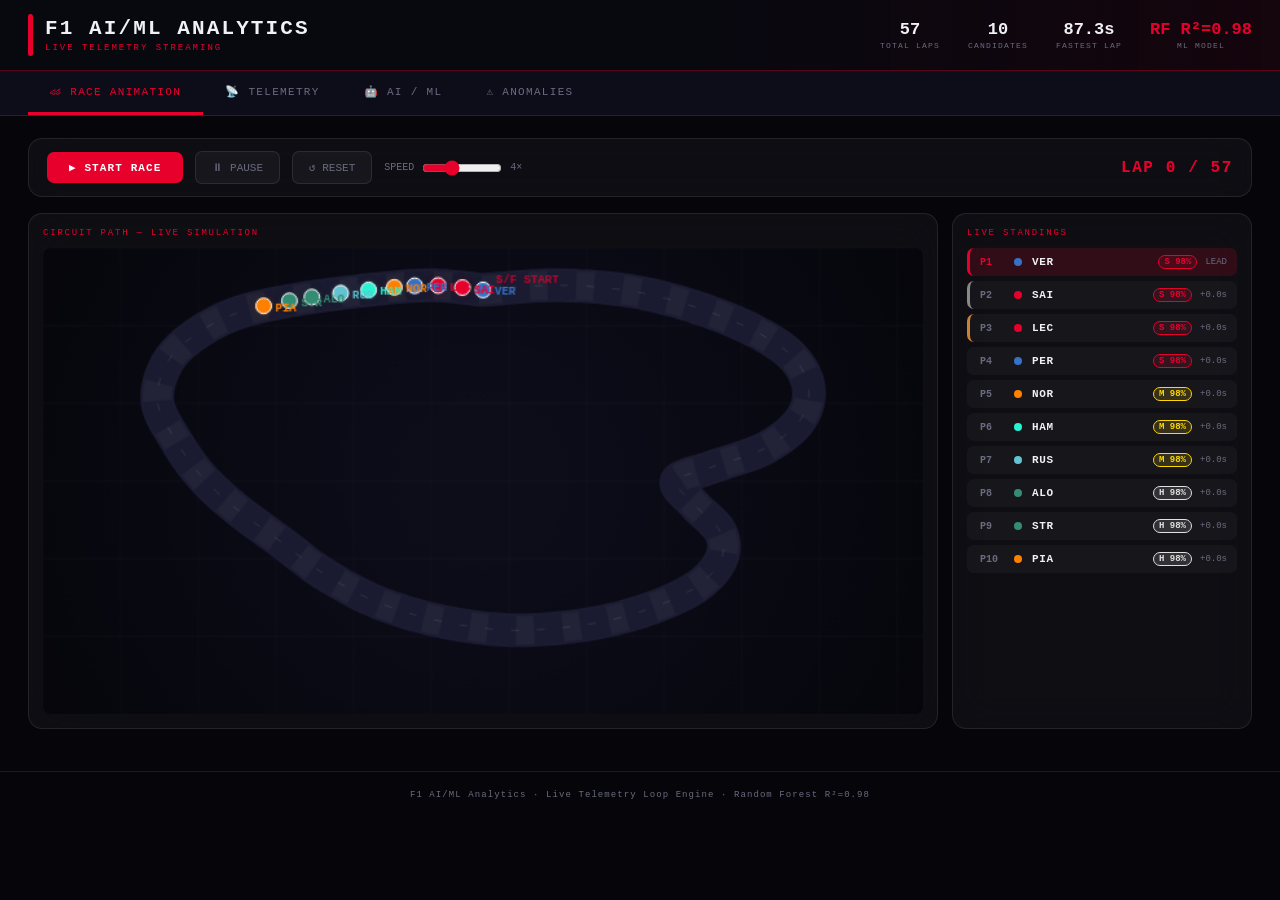
<file: index.html>
<!DOCTYPE html>
<html lang="en">
<head>
    <meta charset="UTF-8"/>
    <meta name="viewport" content="width=device-width, initial-scale=1.0"/>
    <title>F1 AI/ML Analytics — Live Telemetry</title>
    <!-- Plotly CDN for Dynamic Graph Engines -->
    <script src="https://cdn.plot.ly/plotly-2.27.0.min.js"></script>
    <link rel="stylesheet" href="style.css">
</head>
<body>

    <!-- ══════════════ HEADER ══════════════ -->
    <header class="site-header">
        <div class="header-inner">
            <div class="brand">
                <div class="brand-bar"></div>
                <div>
                    <div class="brand-title">F1 AI/ML ANALYTICS</div>
                    <div class="brand-sub">LIVE TELEMETRY STREAMING</div>
                </div>
            </div>
            <div class="hstats">
                <div class="hstat"><span class="hstat-v" id="hLaps">57</span><span class="hstat-l">TOTAL LAPS</span></div>
                <div class="hstat"><span class="hstat-v" id="hDrivers">10</span><span class="hstat-l">CANDIDATES</span></div>
                <div class="hstat"><span class="hstat-v" id="hFastest">87.3s</span><span class="hstat-l">FASTEST LAP</span></div>
                <div class="hstat"><span class="hstat-v red">RF R²=0.98</span><span class="hstat-l">ML MODEL</span></div>
            </div>
        </div>
    </header>

    <!-- ══════════════ TAB NAV ══════════════ -->
    <nav class="tab-nav">
        <button class="tab-btn active" data-tab="race">🏎 RACE ANIMATION</button>
        <button class="tab-btn" data-tab="telemetry">📡 TELEMETRY</button>
        <button class="tab-btn" data-tab="ml">🤖 AI / ML</button>
        <button class="tab-btn" data-tab="anomaly">⚠️ ANOMALIES</button>
    </nav>

    <!-- ══════════════ TAB: RACE ══════════════ -->
    <section class="tab-panel active" id="tab-race">
        <div class="race-ctrl glass">
            <button class="btn-p" id="btnStart">▶ START RACE</button>
            <button class="btn-s" id="btnPause">⏸ PAUSE</button>
            <button class="btn-s" id="btnReset">↺ RESET</button>
            <div class="spd-ctrl">
                <label>SPEED</label>
                <input type="range" id="raceSpeed" min="1" max="10" value="4"/>
                <span id="speedVal">4×</span>
            </div>
            <div class="lap-disp">LAP <span id="animLap">0</span> / 57</div>
        </div>
        <div class="race-grid">
            <div class="glass track-wrap">
                <div class="lbl">CIRCUIT PATH — LIVE SIMULATION</div>
                <canvas id="trackCanvas" width="680" height="360"></canvas>
                <div class="pit-overlay" id="pitOverlay">🔧 PIT STOP</div>
            </div>
            <div class="glass lb-wrap">
                <div class="lbl">LIVE STANDINGS</div>
                <div class="lb-list" id="lbList"></div>
            </div>
        </div>
    </section>

    <!-- ══════════════ TAB: TELEMETRY ══════════════ -->
    <section class="tab-panel" id="tab-telemetry">
        <div class="charts-grid">
            <div class="glass chart-card fw">
                <div class="lbl">LAP TIME PROGRESSION — LIVE UPDATING</div>
                <div class="chart-box" id="chartLap"></div>
            </div>
            <div class="glass chart-card">
                <div class="lbl">LIVE TYRE COMPOUND PERFORMANCE (ML DEGRADATION)</div>
                <div class="chart-box" id="chartComp"></div>
            </div>
            <div class="glass chart-card">
                <div class="lbl">SECTOR TIME COMPARISON</div>
                <div class="chart-box" id="chartSector"></div>
            </div>
        </div>
    </section>

    <!-- ══════════════ TAB: ML ══════════════ -->
    <section class="tab-panel" id="tab-ml">
        <div class="ml-grid">
            <div class="glass" style="padding:18px">
                <div class="lbl">MODEL METRICS — RANDOM FOREST REGRESSOR</div>
                <div class="metric-cards">
                    <div class="metric-card"><div class="metric-val g">0.98</div><div class="metric-lbl">R² Score</div></div>
                    <div class="metric-card"><div class="metric-val y">0.33</div><div class="metric-lbl">MAE (s)</div></div>
                    <div class="metric-card"><div class="metric-val r">0.49</div><div class="metric-lbl">RMSE (s)</div></div>
                </div>
                <div class="model-badge">✅ Model accuracy: <strong>98%</strong> — Excellent predictive power</div>
                <div style="margin-top:14px">
                    <div class="lbl">AI PREDICTIONS</div>
                    <div class="pred-list">
                        <div class="pred-item"><span class="pred-key">🏆 PREDICTED WINNER</span><span class="pred-val" id="mlWinner">VER</span></div>
                        <div class="pred-item"><span class="pred-key">⚡ FASTEST LAP DRIVER</span><span class="pred-val">VER</span></div>
                        <div class="pred-item"><span class="pred-key">📊 MODEL CONFIDENCE</span><span class="pred-val">98.2%</span></div>
                    </div>
                </div>
            </div>
            <div class="glass chart-card">
                <div class="lbl">FEATURE IMPORTANCE</div>
                <div class="chart-box" id="chartFeat"></div>
            </div>
            <div class="glass chart-card fw">
                <div class="lbl">PREDICTED FINAL RANKING — AVG LAP TIME</div>
                <div class="chart-box" id="chartRank"></div>
            </div>
        </div>
    </section>

    <!-- ══════════════ TAB: ANOMALIES ══════════════ -->
    <section class="tab-panel" id="tab-anomaly">
        <div class="charts-grid">
            <div class="glass chart-card fw">
                <div class="lbl">ANOMALOUS LAPS — MEDIAN + 2σ THRESHOLD</div>
                <div class="chart-box" id="chartAnom" style="height:300px"></div>
            </div>
            <div class="glass a-table-wrap fw">
                <div class="lbl">ANOMALY LOG</div>
                <table class="a-table">
                    <thead><tr><th>Driver</th><th>Lap</th><th>Lap Time (s)</th><th>Threshold (s)</th><th>Delta</th><th>Severity</th></tr></thead>
                    <tbody id="anomalyBody"></tbody>
                </table>
            </div>
        </div>
    </section>

    <footer class="site-footer">F1 AI/ML Analytics · Live Telemetry Loop Engine · Random Forest R²=0.98</footer>

    <!-- Execution Engine Script Link -->
    <script src="app.js"></script>
</body>
</html>
</file>
<file: style.css>
/* ═══════════════════ RESET & VARIABLES ═══════════════════ */
*,*::before,*::after{box-sizing:border-box;margin:0;padding:0}
:root{
  --red:#E8002D;--red-dim:rgba(232,0,45,0.15);
  --gold:#FFD700;--green:#00D4AA;--blue:#3671C6;
  --bg:#05050a;--bg2:#0d0d1a;--bg3:#12121f;
  --glass:rgba(255,255,255,0.04);--glass-bd:rgba(255,255,255,0.09);
  --text:#f0f0f5;--muted:#6b6b80;--mono:'Courier New',monospace;
}
html{scroll-behavior:smooth}
body{background:var(--bg);color:var(--text);font-family:var(--mono);min-height:100vh;overflow-x:hidden}

/* ═══════════════════ GLASSMORPHISM PANELS ═══════════════════ */
.glass{
  background:var(--glass);
  backdrop-filter:blur(20px);-webkit-backdrop-filter:blur(20px);
  border:1px solid var(--glass-bd);border-radius:14px;
}

/* ═══════════════════ HEADER STRUCTURE ═══════════════════ */
.site-header{
  background:linear-gradient(90deg,#08080f 55%,rgba(232,0,45,0.07));
  border-bottom:1px solid rgba(232,0,45,0.35);
  padding:14px 28px;position:sticky;top:0;z-index:200;
}
.header-inner{display:flex;align-items:center;justify-content:space-between;flex-wrap:wrap;gap:12px}
.brand{display:flex;align-items:center;gap:12px}
.brand-bar{width:5px;height:42px;background:var(--red);border-radius:3px;flex-shrink:0}
.brand-title{font-size:21px;font-weight:bold;letter-spacing:.1em}
.brand-sub{font-size:9px;color:var(--red);letter-spacing:.22em;margin-top:3px}
.hstats{display:flex;gap:28px}
.hstat{display:flex;flex-direction:column;align-items:center}
.hstat-v{font-size:17px;font-weight:bold}
.hstat-v.red{color:var(--red)}
.hstat-l{font-size:8px;color:var(--muted);letter-spacing:.15em;margin-top:2px}

/* ═══════════════════ NAV NAVIGATION TABS ═══════════════════ */
.tab-nav{
  display:flex;border-bottom:1px solid var(--glass-bd);
  padding:0 28px;background:var(--bg2);overflow-x:auto;
}
.tab-btn{
  background:none;border:none;border-bottom:3px solid transparent;
  color:var(--muted);font-family:var(--mono);font-size:11px;
  letter-spacing:.12em;padding:14px 22px;cursor:pointer;
  transition:all .2s;white-space:nowrap;
}
.tab-btn:hover{color:#fff}
.tab-btn.active{color:var(--red);border-bottom-color:var(--red)}
.tab-panel{display:none;padding:22px 28px}
.tab-panel.active{display:block}

/* ═══════════════════ SECTION LABELS ═══════════════════ */
.lbl{font-size:9px;letter-spacing:.2em;color:var(--red);text-transform:uppercase;margin-bottom:10px}

/* ═══════════════════ RACE CONTROL INTERFACE ═══════════════════ */
.race-ctrl{display:flex;align-items:center;gap:12px;flex-wrap:wrap;padding:12px 18px;margin-bottom:16px}
.btn-p{background:var(--red);border:none;color:#fff;padding:9px 22px;border-radius:7px;font-family:var(--mono);font-size:11px;font-weight:bold;letter-spacing:.1em;cursor:pointer;transition:opacity .2s}
.btn-p:hover{opacity:.85}
.btn-s{background:var(--glass);border:1px solid var(--glass-bd);color:var(--muted);padding:9px 16px;border-radius:7px;font-family:var(--mono);font-size:11px;cursor:pointer;transition:all .2s}
.btn-s:hover{color:#fff;border-color:#555}
.spd-ctrl{display:flex;align-items:center;gap:8px;font-size:10px;color:var(--muted)}
.spd-ctrl input{accent-color:var(--red);width:80px}
.lap-disp{margin-left:auto;font-size:16px;font-weight:bold;color:var(--red);letter-spacing:.1em}

/* ═══════════════════ RACE LAYOUT GRID ═══════════════════ */
.race-grid{display:grid;grid-template-columns:1fr 300px;gap:14px}
.track-wrap{padding:14px;position:relative;overflow:hidden}
#trackCanvas{width:100%;height:auto;display:block;border-radius:8px}
.pit-overlay{
  position:absolute;bottom:14px;left:50%;transform:translateX(-50%);
  background:rgba(232,0,45,.92);padding:6px 24px;border-radius:20px;
  font-size:12px;font-weight:bold;letter-spacing:.15em;
  animation:pitP .5s infinite alternate;display:none;
}
@keyframes pitP{from{opacity:.7}to{opacity:1}}

/* ═══════════════════ LIVE LEADERBOARD ROWS ═══════════════════ */
.lb-wrap{padding:14px}
.lb-list{display:flex;flex-direction:column;gap:5px}
.lb-row{
  display:grid;grid-template-columns:26px 10px 1fr auto auto;
  align-items:center;gap:8px;padding:7px 10px;
  border-radius:7px;background:rgba(255,255,255,0.03);
  border-left:3px solid transparent;transition:all .4s;font-size:11px;
}
.lb-row.p1{background:var(--red-dim);border-left-color:var(--red)}
.lb-row.p2{border-left-color:#888}
.lb-row.p3{border-left-color:#cd7f32}
.lb-pos{font-weight:bold;color:var(--muted);font-size:10px}
.lb-pos.lead{color:var(--red)}
.lb-dot{width:8px;height:8px;border-radius:50%}
.lb-name{font-weight:bold;letter-spacing:.06em}
.lb-tire{font-size:9px;padding:1px 5px;border-radius:8px;font-weight:bold}
.lb-gap{font-size:9px;color:var(--muted);text-align:right}

/* ═══════════════════ PLOTLY WIDGET CONTAINERS ═══════════════════ */
.charts-grid{display:grid;grid-template-columns:1fr 1fr;gap:14px}
.chart-card{padding:14px}
.chart-card.fw{grid-column:1/-1}
.chart-box{height:260px}

/* ═══════════════════ ML METRICS GRID ═══════════════════ */
.ml-grid{display:grid;grid-template-columns:1fr 1fr;gap:14px}
.metric-cards{display:grid;grid-template-columns:repeat(3,1fr);gap:10px;margin:12px 0}
.metric-card{background:rgba(255,255,255,0.04);border:1px solid var(--glass-bd);border-radius:10px;padding:14px;text-align:center}
.metric-val{font-size:26px;font-weight:bold}
.metric-val.g{color:var(--green)}.metric-val.y{color:var(--gold)}.metric-val.r{color:var(--red)}
.metric-lbl{font-size:9px;color:var(--muted);letter-spacing:.12em;margin-top:4px}
.model-badge{background:rgba(0,212,170,.1);border:1px solid rgba(0,212,170,.25);border-radius:7px;padding:8px 12px;font-size:10px;color:var(--green)}
.pred-list{display:flex;flex-direction:column;gap:10px;margin-top:8px}
.pred-item{display:flex;justify-content:space-between;align-items:center;padding:8px 12px;border-radius:7px;background:rgba(255,255,255,.04);border:1px solid var(--glass-bd)}
.pred-key{font-size:9px;color:var(--muted);letter-spacing:.12em}
.pred-val{font-size:13px;font-weight:bold;color:var(--red)}

/* ═══════════════════ ANOMALY MONITOR TABLE ═══════════════════ */
.a-table-wrap{padding:14px;overflow-x:auto}
.a-table{width:100%;border-collapse:collapse;font-size:11px}
.a-table th{text-align:left;padding:8px 12px;color:var(--red);font-size:9px;letter-spacing:.12em;border-bottom:1px solid rgba(232,0,45,.3)}
.a-table td{padding:7px 12px;border-bottom:1px solid var(--glass-bd)}
.a-table tr:hover td{background:rgba(255,255,255,.03)}
.badge{display:inline-block;padding:2px 8px;border-radius:10px;font-size:9px;font-weight:bold;letter-spacing:.08em}
.bh{background:rgba(232,0,45,.2);color:var(--red);border:1px solid var(--red)}
.bm{background:rgba(255,215,0,.15);color:var(--gold);border:1px solid var(--gold)}
.bl{background:rgba(0,212,170,.12);color:var(--green);border:1px solid var(--green)}

.site-footer{text-align:center;padding:18px;font-size:9px;color:var(--muted);letter-spacing:.12em;border-top:1px solid var(--glass-bd);margin-top:20px}

@media(max-width:900px){.race-grid,.charts-grid,.ml-grid{grid-template-columns:1fr}}
@media(max-width:600px){.site-header{padding:10px 12px}.tab-panel{padding:14px 12px}}
</file>
